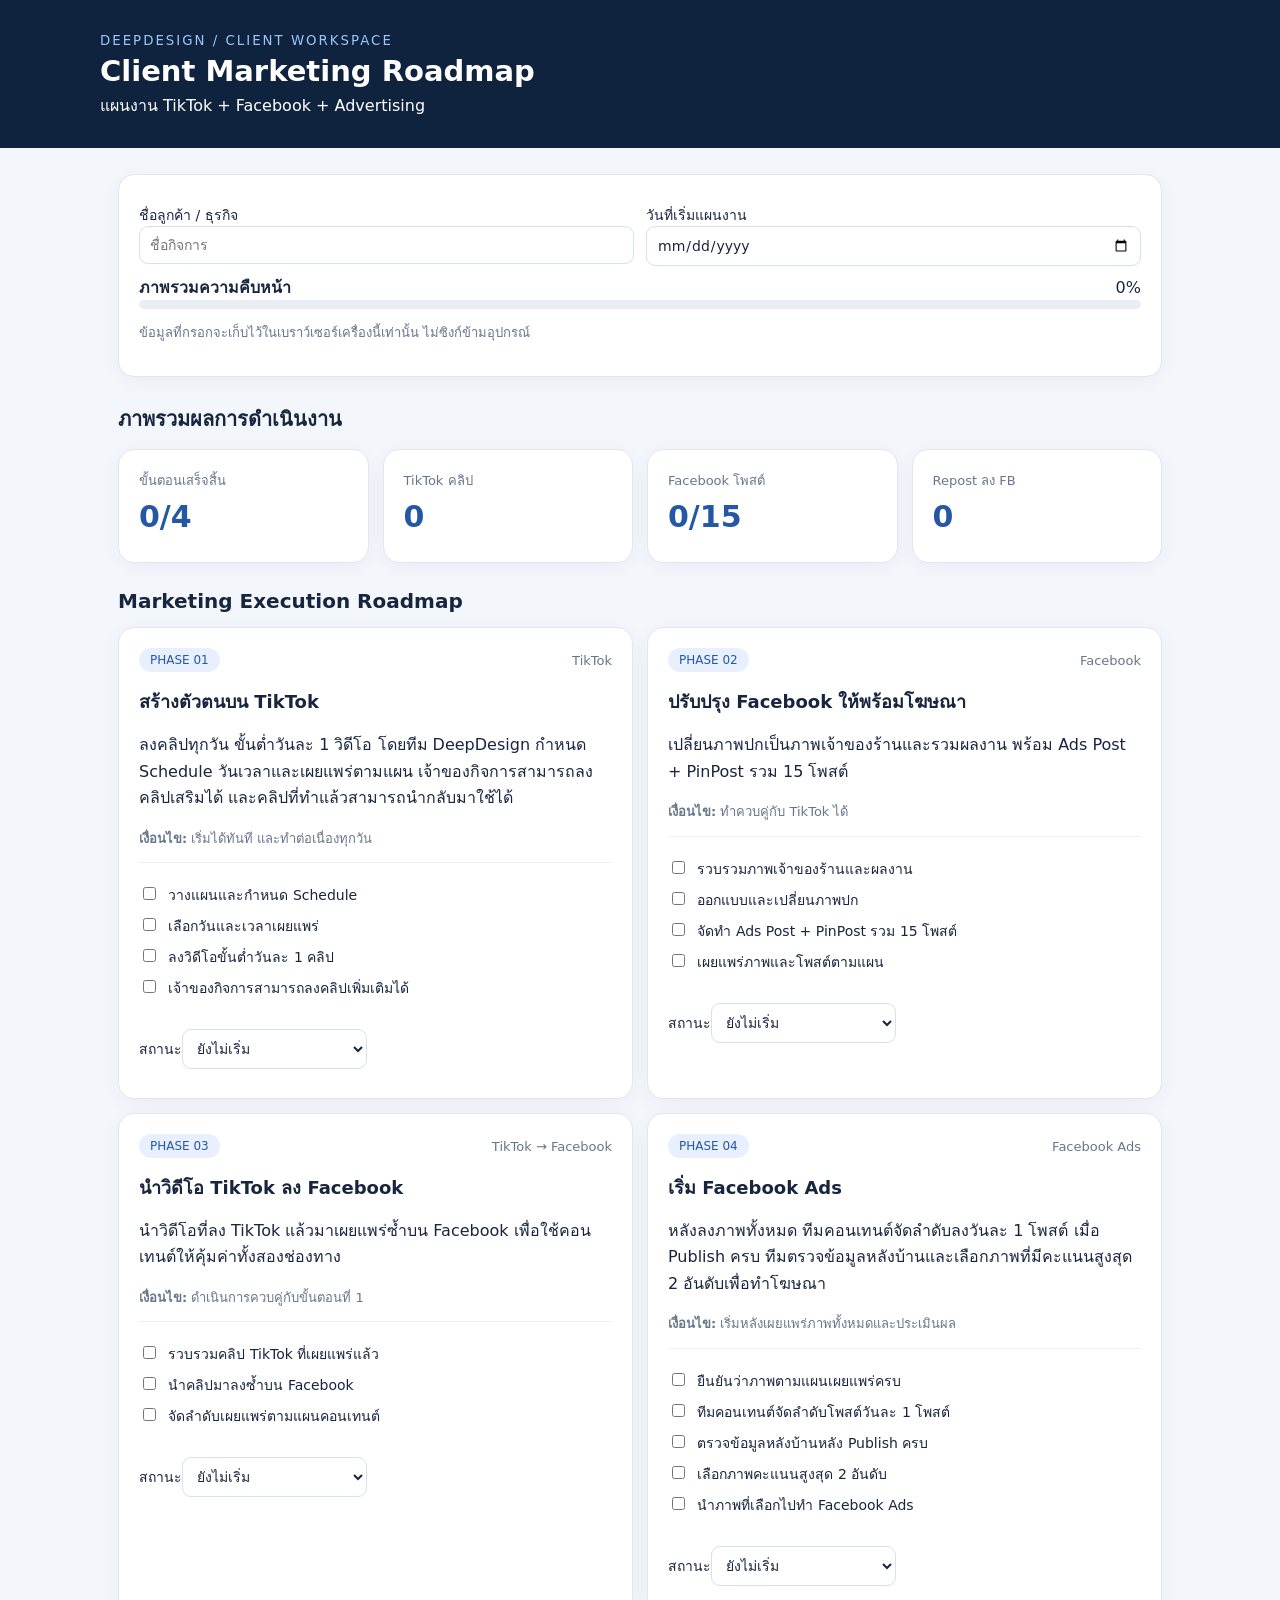
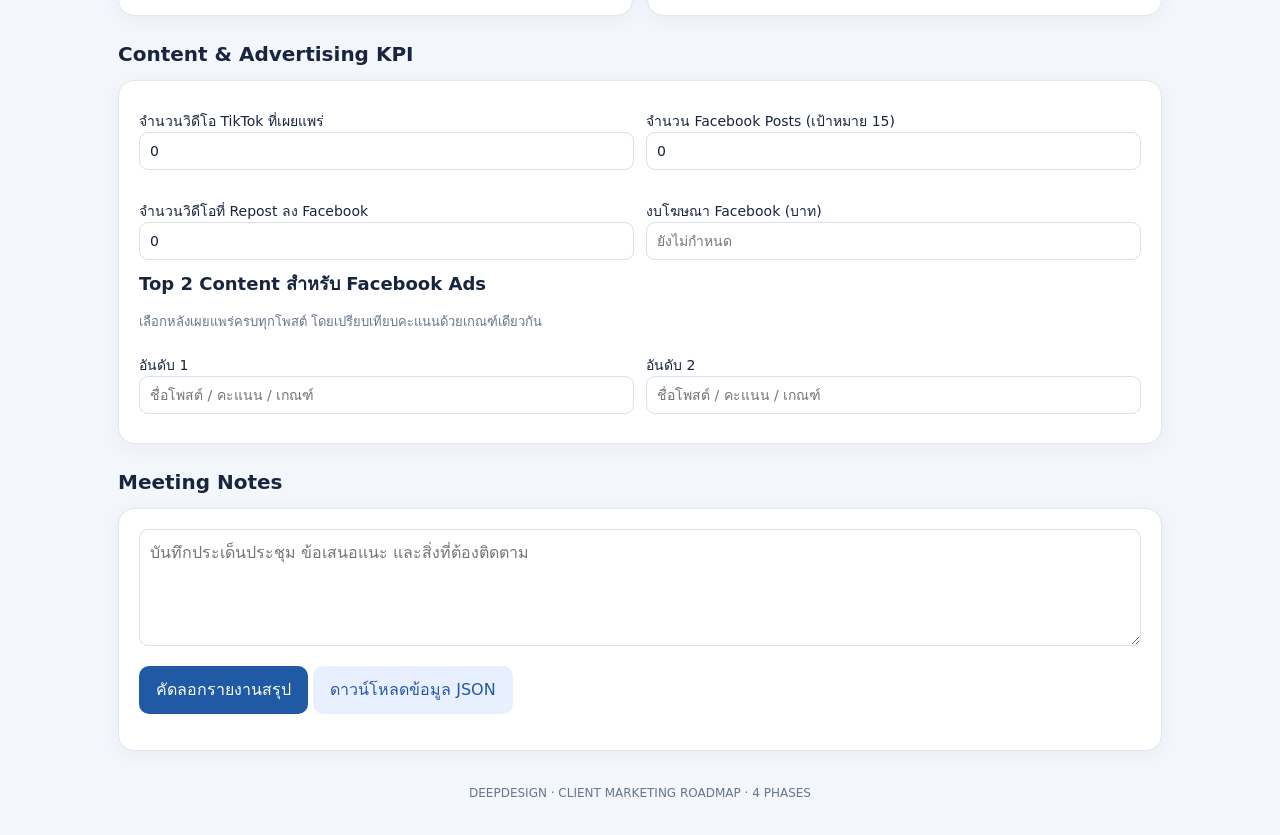
<file: index.html>
<!doctype html><html lang="th"><head><meta charset="utf-8"><meta name="viewport" content="width=device-width,initial-scale=1"><title>DeepDesign | Client Marketing Roadmap</title><style>*{box-sizing:border-box}body{margin:0;background:#f3f6fb;color:#17253e;font-family:system-ui,'Segoe UI',sans-serif}header{background:#10233e;color:white;padding:30px max(20px,calc((100vw - 1080px)/2))}header h1{margin:5px 0;font-size:29px}header small{letter-spacing:2px;color:#9cc6f8}.wrap{max-width:1080px;margin:26px auto;padding:0 18px}.grid{display:grid;grid-template-columns:repeat(4,1fr);gap:14px}.card{background:white;border:1px solid #e0e7f0;border-radius:16px;padding:20px;box-shadow:0 4px 20px #1a34570b}.metric{font-size:30px;font-weight:800;margin:8px 0;color:#2458a4}.muted{color:#66768c;font-size:13px}.row{display:flex;align-items:center;justify-content:space-between;gap:12px}.pill{border-radius:30px;padding:5px 11px;background:#e8f0ff;color:#2458a4;font-size:12px}.phases{display:grid;grid-template-columns:repeat(2,1fr);gap:14px}h2{font-size:20px;margin:26px 0 14px}h3{margin:0 0 8px;font-size:18px}p{line-height:1.65}label{display:block;margin:9px 0;font-size:14px}input,select,textarea{font:inherit;border:1px solid #d8e0ec;border-radius:9px;padding:10px;width:100%;background:white;color:#17253e}input[type=checkbox]{width:auto;accent-color:#2479ce;margin-right:8px}button{cursor:pointer;background:#215aa4;color:white;border:0;border-radius:10px;padding:11px 17px;font:inherit}button.secondary{background:#e8f0ff;color:#2458a4}.progress{height:9px;background:#e9eef5;border-radius:20px;overflow:hidden}.bar{height:100%;background:#20a785;transition:width .2s}.tasks{padding:12px 0;border-top:1px solid #edf0f5}.status{max-width:185px}.two{display:grid;grid-template-columns:1fr 1fr;gap:12px}footer{text-align:center;color:#66768c;font-size:12px;margin:35px 0}@media(max-width:700px){.grid,.phases,.two{grid-template-columns:1fr 1fr}.grid .card{padding:13px}.metric{font-size:24px}}@media(max-width:480px){.phases,.two{grid-template-columns:1fr}header h1{font-size:23px}}</style></head><body><header><small>DEEPDESIGN / CLIENT WORKSPACE</small><h1>Client Marketing Roadmap</h1><div>แผนงาน TikTok + Facebook + Advertising</div></header><main class="wrap"><section class="card"><div class="two"><label>ชื่อลูกค้า / ธุรกิจ<input id="client" placeholder="ชื่อกิจการ"></label><label>วันที่เริ่มแผนงาน<input id="start" type="date"></label></div><div class="row"><strong>ภาพรวมความคืบหน้า</strong><span id="percent">0%</span></div><div class="progress"><div id="progress" class="bar" style="width:0%"></div></div><p class="muted">ข้อมูลที่กรอกจะเก็บไว้ในเบราว์เซอร์เครื่องนี้เท่านั้น ไม่ซิงก์ข้ามอุปกรณ์</p></section><h2>ภาพรวมผลการดำเนินงาน</h2><section class="grid"><div class="card"><div class="muted">ขั้นตอนเสร็จสิ้น</div><div class="metric" id="finished">0/4</div></div><div class="card"><div class="muted">TikTok คลิป</div><div class="metric" id="tiktokCount">0</div></div><div class="card"><div class="muted">Facebook โพสต์</div><div class="metric" id="postCount">0/15</div></div><div class="card"><div class="muted">Repost ลง FB</div><div class="metric" id="repostCount">0</div></div></section><h2>Marketing Execution Roadmap</h2><section id="phases" class="phases"></section><h2>Content & Advertising KPI</h2><section class="card"><div class="two"><label>จำนวนวิดีโอ TikTok ที่เผยแพร่<input id="tiktok" type="number" min="0" value="0"></label><label>จำนวน Facebook Posts (เป้าหมาย 15)<input id="posts" type="number" min="0" value="0"></label><label>จำนวนวิดีโอที่ Repost ลง Facebook<input id="reposts" type="number" min="0" value="0"></label><label>งบโฆษณา Facebook (บาท)<input id="budget" type="number" min="0" placeholder="ยังไม่กำหนด"></label></div><h3>Top 2 Content สำหรับ Facebook Ads</h3><p class="muted">เลือกหลังเผยแพร่ครบทุกโพสต์ โดยเปรียบเทียบคะแนนด้วยเกณฑ์เดียวกัน</p><div class="two"><label>อันดับ 1<input id="top1" placeholder="ชื่อโพสต์ / คะแนน / เกณฑ์"></label><label>อันดับ 2<input id="top2" placeholder="ชื่อโพสต์ / คะแนน / เกณฑ์"></label></div></section><h2>Meeting Notes</h2><section class="card"><textarea id="notes" rows="5" placeholder="บันทึกประเด็นประชุม ข้อเสนอแนะ และสิ่งที่ต้องติดตาม"></textarea><p><button id="copy">คัดลอกรายงานสรุป</button> <button class="secondary" id="export">ดาวน์โหลดข้อมูล JSON</button></p></section><footer>DEEPDESIGN · CLIENT MARKETING ROADMAP · 4 PHASES</footer></main><script>
const phases=[{name:'สร้างตัวตนบน TikTok',channel:'TikTok',detail:'ลงคลิปทุกวัน ขั้นต่ำวันละ 1 วิดีโอ โดยทีม DeepDesign กำหนด Schedule วันเวลาและเผยแพร่ตามแผน เจ้าของกิจการสามารถลงคลิปเสริมได้ และคลิปที่ทำแล้วสามารถนำกลับมาใช้ได้',dependency:'เริ่มได้ทันที และทำต่อเนื่องทุกวัน',tasks:['วางแผนและกำหนด Schedule','เลือกวันและเวลาเผยแพร่','ลงวิดีโอขั้นต่ำวันละ 1 คลิป','เจ้าของกิจการสามารถลงคลิปเพิ่มเติมได้']},{name:'ปรับปรุง Facebook ให้พร้อมโฆษณา',channel:'Facebook',detail:'เปลี่ยนภาพปกเป็นภาพเจ้าของร้านและรวมผลงาน พร้อม Ads Post + PinPost รวม 15 โพสต์',dependency:'ทำควบคู่กับ TikTok ได้',tasks:['รวบรวมภาพเจ้าของร้านและผลงาน','ออกแบบและเปลี่ยนภาพปก','จัดทำ Ads Post + PinPost รวม 15 โพสต์','เผยแพร่ภาพและโพสต์ตามแผน']},{name:'นำวิดีโอ TikTok ลง Facebook',channel:'TikTok → Facebook',detail:'นำวิดีโอที่ลง TikTok แล้วมาเผยแพร่ซ้ำบน Facebook เพื่อใช้คอนเทนต์ให้คุ้มค่าทั้งสองช่องทาง',dependency:'ดำเนินการควบคู่กับขั้นตอนที่ 1',tasks:['รวบรวมคลิป TikTok ที่เผยแพร่แล้ว','นำคลิปมาลงซ้ำบน Facebook','จัดลำดับเผยแพร่ตามแผนคอนเทนต์']},{name:'เริ่ม Facebook Ads',channel:'Facebook Ads',detail:'หลังลงภาพทั้งหมด ทีมคอนเทนต์จัดลำดับลงวันละ 1 โพสต์ เมื่อ Publish ครบ ทีมตรวจข้อมูลหลังบ้านและเลือกภาพที่มีคะแนนสูงสุด 2 อันดับเพื่อทำโฆษณา',dependency:'เริ่มหลังเผยแพร่ภาพทั้งหมดและประเมินผล',tasks:['ยืนยันว่าภาพตามแผนเผยแพร่ครบ','ทีมคอนเทนต์จัดลำดับโพสต์วันละ 1 โพสต์','ตรวจข้อมูลหลังบ้านหลัง Publish ครบ','เลือกภาพคะแนนสูงสุด 2 อันดับ','นำภาพที่เลือกไปทำ Facebook Ads']}];
const ids=['client','start','tiktok','posts','reposts','budget','top1','top2','notes'];let state={};try{state=JSON.parse(localStorage.getItem('dd-roadmap-v1')||'{}')}catch(e){};const $=id=>document.getElementById(id);function save(){ids.forEach(id=>state[id]=$(id).value);document.querySelectorAll('[data-status]').forEach(x=>state[x.dataset.status]=x.value);document.querySelectorAll('[data-task]').forEach(x=>state[x.dataset.task]=x.checked);localStorage.setItem('dd-roadmap-v1',JSON.stringify(state));update()}function update(){let done=0;phases.forEach((p,i)=>{if(state['status'+i]==='done')done++});$('finished').textContent=done+'/4';$('percent').textContent=Math.round(done/4*100)+'%';$('progress').style.width=done/4*100+'%';$('tiktokCount').textContent=state.tiktok||0;$('postCount').textContent=(state.posts||0)+'/15';$('repostCount').textContent=state.reposts||0}
$('phases').innerHTML=phases.map((p,i)=>'<article class="card"><div class="row"><span class="pill">PHASE '+String(i+1).padStart(2,'0')+'</span><span class="muted">'+p.channel+'</span></div><h3 style="margin-top:15px">'+p.name+'</h3><p>'+p.detail+'</p><p class="muted"><strong>เงื่อนไข:</strong> '+p.dependency+'</p><div class="tasks">'+p.tasks.map((t,j)=>'<label><input type="checkbox" data-task="task'+i+'-'+j+'"> '+t+'</label>').join('')+'</div><label>สถานะ<select class="status" data-status="status'+i+'"><option value="todo">ยังไม่เริ่ม</option><option value="doing">กำลังดำเนินการ</option><option value="review">รอตรวจสอบ</option><option value="done">เสร็จสิ้น</option></select></label></article>').join('');
ids.forEach(id=>{if(state[id]!==undefined)$(id).value=state[id];$(id).addEventListener('input',save)});document.querySelectorAll('[data-status]').forEach(x=>{x.value=state[x.dataset.status]||'todo';x.addEventListener('change',save)});document.querySelectorAll('[data-task]').forEach(x=>{x.checked=!!state[x.dataset.task];x.addEventListener('change',save)});update();
$('copy').onclick=async()=>{let txt='DeepDesign Client Marketing Roadmap\nลูกค้า: '+(state.client||'-')+'\n\n'+phases.map((p,i)=>(i+1)+'. '+p.name+' — '+(state['status'+i]||'todo')+'\n'+p.tasks.map((t,j)=>(state['task'+i+'-'+j]?'[x] ':'[ ] ')+t).join('\n')).join('\n\n')+'\n\nTikTok: '+(state.tiktok||0)+' คลิป; Facebook: '+(state.posts||0)+'/15; Repost: '+(state.reposts||0)+'\nNotes: '+(state.notes||'');try{await navigator.clipboard.writeText(txt);alert('คัดลอกรายงานแล้ว')}catch(e){alert('เบราว์เซอร์ไม่อนุญาตให้คัดลอก')}};$('export').onclick=()=>{let blob=new Blob([JSON.stringify(state,null,2)],{type:'application/json'}),a=document.createElement('a');a.href=URL.createObjectURL(blob);a.download='deepdesign-roadmap.json';a.click();URL.revokeObjectURL(a.href)};
</script></body></html>
</file>
